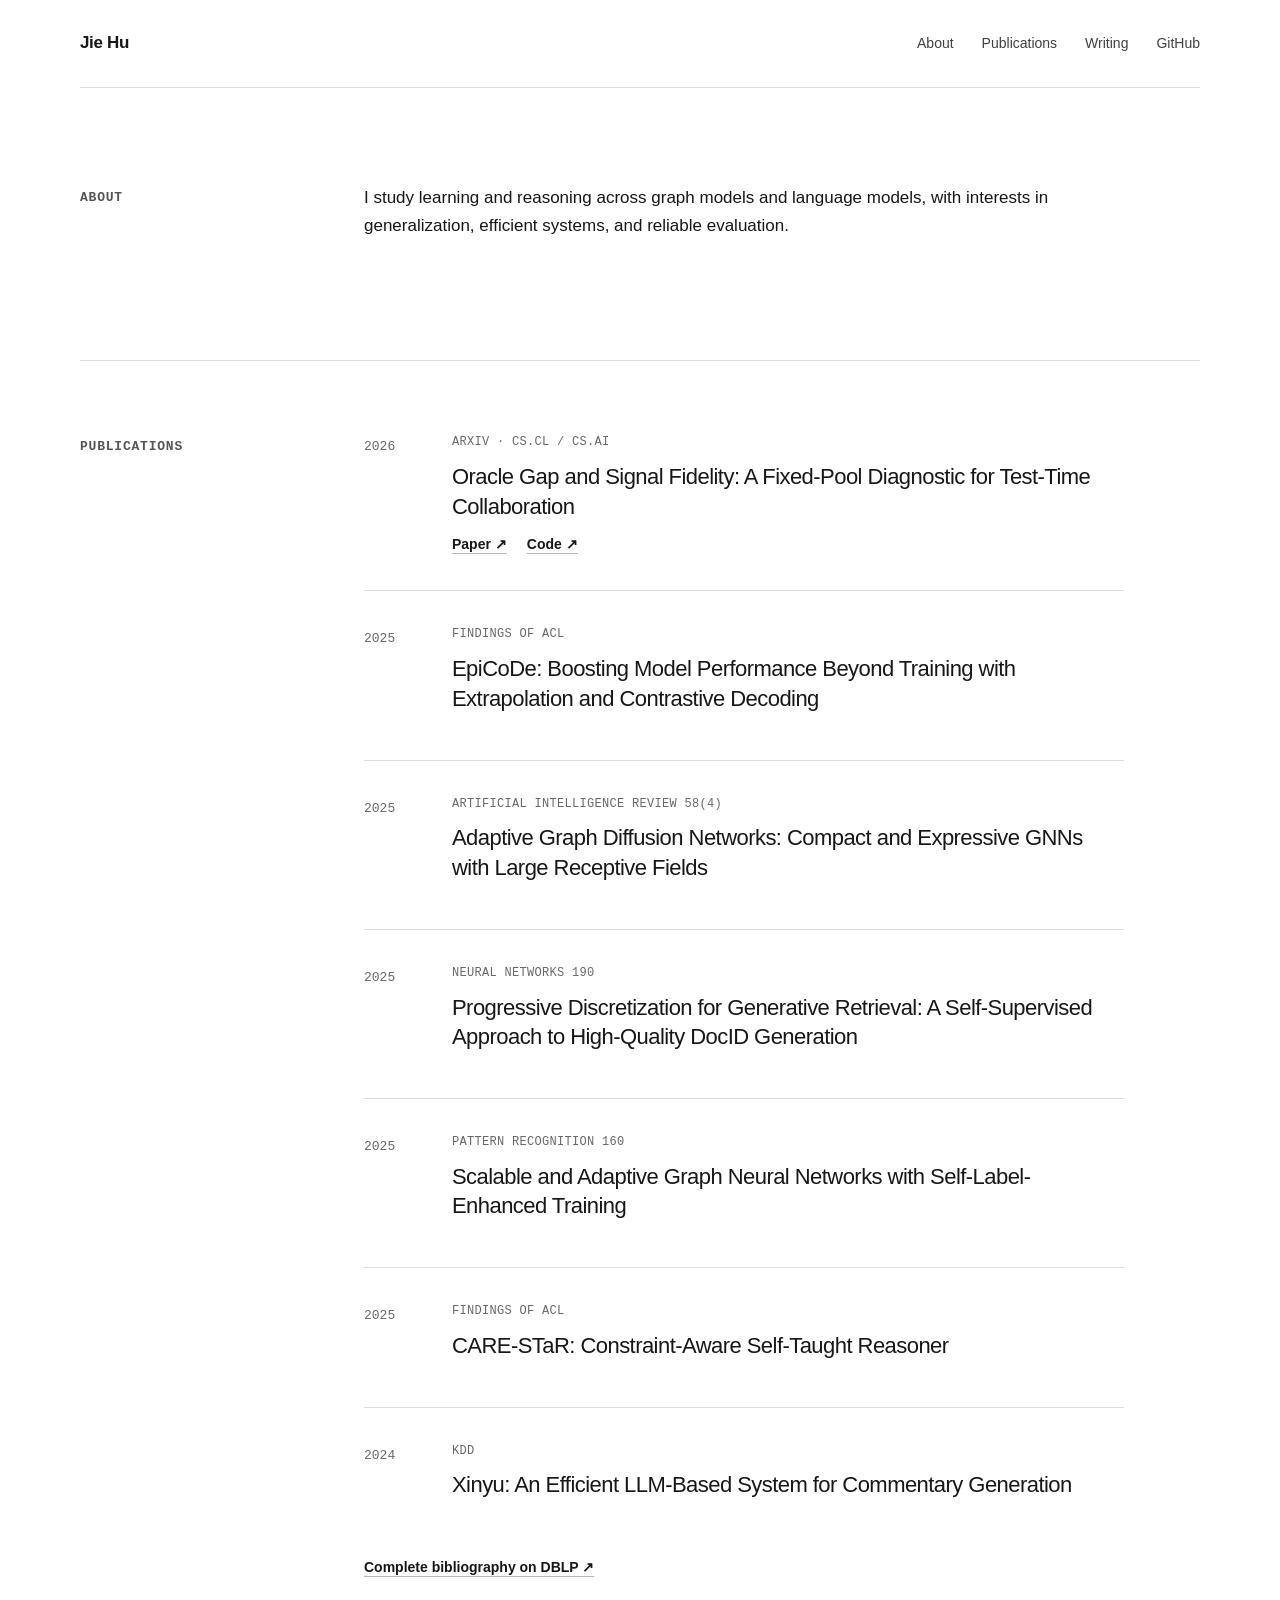
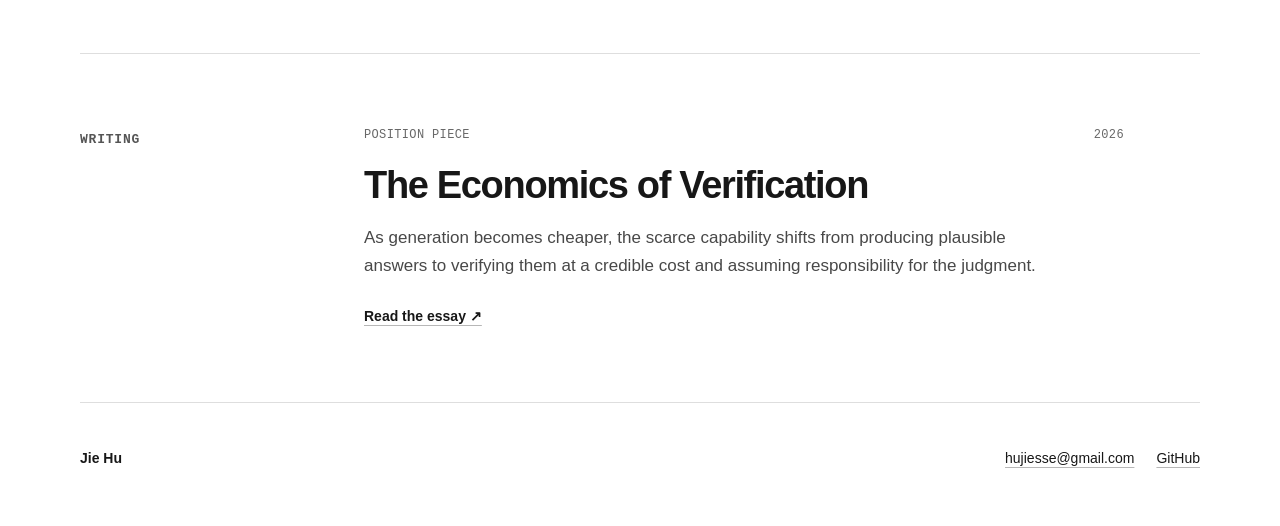
<file: index.html>
<!doctype html>
<html lang="en">
  <head>
    <meta charset="utf-8" />
    <meta name="viewport" content="width=device-width, initial-scale=1" />
    <meta
      name="description"
      content="Research on learning and reasoning across graph models and language models."
    />
    <title>Jie Hu — Research</title>
    <link rel="stylesheet" href="styles.css" />
  </head>
  <body>
    <main id="top">
      <header class="site-header">
        <a class="site-name" href="#top" aria-label="Jie Hu, home">Jie Hu</a>
        <nav aria-label="Primary navigation">
          <a href="#about">About</a>
          <a href="#publications">Publications</a>
          <a href="#writing">Writing</a>
          <a href="https://github.com/AmGarfield">GitHub</a>
        </nav>
      </header>

      <section class="section about" id="about">
        <h2>About</h2>
        <div class="section-content">
          <p>
            I study learning and reasoning across graph models and language
            models, with interests in generalization, efficient systems, and
            reliable evaluation.
          </p>
        </div>
      </section>

      <section class="section" id="publications">
        <h2>Publications</h2>
        <div class="publication-list">
          <article class="publication">
            <div class="publication-year">2026</div>
            <div>
              <p class="publication-venue">arXiv · cs.CL / cs.AI</p>
              <h3>
                <a href="https://arxiv.org/abs/2607.17531">
                  Oracle Gap and Signal Fidelity: A Fixed-Pool Diagnostic for
                  Test-Time Collaboration
                </a>
              </h3>
              <div class="inline-links">
                <a href="https://arxiv.org/abs/2607.17531">Paper ↗</a>
                <a href="https://github.com/AmGarfield/OracleGap">Code ↗</a>
              </div>
            </div>
          </article>

          <article class="publication">
            <div class="publication-year">2025</div>
            <div>
              <p class="publication-venue">Findings of ACL</p>
              <h3>
                <a href="https://arxiv.org/abs/2506.03489">
                  EpiCoDe: Boosting Model Performance Beyond Training with
                  Extrapolation and Contrastive Decoding
                </a>
              </h3>
            </div>
          </article>

          <article class="publication">
            <div class="publication-year">2025</div>
            <div>
              <p class="publication-venue">Artificial Intelligence Review 58(4)</p>
              <h3>
                <a href="https://dblp.org/rec/journals/air/SunZHGCY25">
                  Adaptive Graph Diffusion Networks: Compact and Expressive
                  GNNs with Large Receptive Fields
                </a>
              </h3>
            </div>
          </article>

          <article class="publication">
            <div class="publication-year">2025</div>
            <div>
              <p class="publication-venue">Neural Networks 190</p>
              <h3>
                <a href="https://dblp.org/rec/journals/nn/YaoHZL25">
                  Progressive Discretization for Generative Retrieval: A
                  Self-Supervised Approach to High-Quality DocID Generation
                </a>
              </h3>
            </div>
          </article>

          <article class="publication">
            <div class="publication-year">2025</div>
            <div>
              <p class="publication-venue">Pattern Recognition 160</p>
              <h3>
                <a href="https://dblp.org/rec/journals/pr/SunHGCLY25">
                  Scalable and Adaptive Graph Neural Networks with
                  Self-Label-Enhanced Training
                </a>
              </h3>
            </div>
          </article>

          <article class="publication">
            <div class="publication-year">2025</div>
            <div>
              <p class="publication-venue">Findings of ACL</p>
              <h3>
                <a href="https://dblp.org/rec/conf/acl/LiTNJSFLHYX25">
                  CARE-STaR: Constraint-Aware Self-Taught Reasoner
                </a>
              </h3>
            </div>
          </article>

          <article class="publication">
            <div class="publication-year">2024</div>
            <div>
              <p class="publication-venue">KDD</p>
              <h3>
                <a href="https://dblp.org/rec/conf/kdd/WuTXYWLKDLXHCWW24">
                  Xinyu: An Efficient LLM-Based System for Commentary
                  Generation
                </a>
              </h3>
            </div>
          </article>

          <a
            class="bibliography-link"
            href="https://dblp.org/pid/90/5064-25.html"
          >
            Complete bibliography on DBLP ↗
          </a>
        </div>
      </section>

      <section class="section" id="writing">
        <h2>Writing</h2>
        <div class="work-list">
          <article class="work-item">
            <div class="work-meta">
              <span>Position piece</span>
              <span>2026</span>
            </div>
            <h3>
              <a href="verification-economics.html">
                The Economics of Verification
              </a>
            </h3>
            <p>
              As generation becomes cheaper, the scarce capability shifts from
              producing plausible answers to verifying them at a credible cost
              and assuming responsibility for the judgment.
            </p>
            <a class="read-link" href="verification-economics.html">
              Read the essay ↗
            </a>
          </article>
        </div>
      </section>

      <footer>
        <p>Jie Hu</p>
        <div class="footer-links">
          <a href="mailto:hujiesse@gmail.com">hujiesse@gmail.com</a>
          <a href="https://github.com/AmGarfield">GitHub</a>
        </div>
      </footer>
    </main>
  </body>
</html>
</file>
<file: styles.css>
:root {
  --background: #ffffff;
  --foreground: #171717;
  --muted: #686868;
  --line: #dedede;
  --link: #1d4ed8;
}

* {
  box-sizing: border-box;
}

html {
  scroll-behavior: smooth;
}

body {
  margin: 0;
  background: var(--background);
  color: var(--foreground);
  font-family: Arial, Helvetica, sans-serif;
  font-size: 17px;
  line-height: 1.65;
  text-rendering: optimizeLegibility;
}

a {
  color: inherit;
  text-decoration-color: #b7b7b7;
  text-decoration-thickness: 1px;
  text-underline-offset: 4px;
}

a:hover {
  color: var(--link);
  text-decoration-color: var(--link);
}

a:focus-visible {
  border-radius: 2px;
  outline: 2px solid var(--link);
  outline-offset: 4px;
}

main {
  width: min(1120px, calc(100% - 64px));
  margin: 0 auto;
}

.site-header {
  display: flex;
  min-height: 88px;
  align-items: center;
  justify-content: space-between;
  border-bottom: 1px solid var(--line);
}

.site-name {
  font-weight: 650;
  letter-spacing: -0.02em;
  text-decoration: none;
}

nav {
  display: flex;
  gap: 28px;
  font-size: 14px;
}

nav a {
  color: #404040;
  text-decoration: none;
}

h2,
h3,
p {
  margin-top: 0;
}

.section {
  display: grid;
  grid-template-columns: 220px minmax(0, 1fr);
  gap: 64px;
  padding: 72px 0;
  border-top: 1px solid var(--line);
}

.about {
  padding-top: 96px;
  padding-bottom: 96px;
  border-top: 0;
}

.section h2 {
  margin: 3px 0 0;
  color: #555;
  font-family: ui-monospace, SFMono-Regular, Menlo, Consolas, monospace;
  font-size: 13px;
  letter-spacing: 0.06em;
  text-transform: uppercase;
}

.section-content,
.publication-list,
.work-list {
  max-width: 760px;
}

.section-content p {
  margin-bottom: 24px;
}

.publication {
  display: grid;
  grid-template-columns: 64px minmax(0, 1fr);
  gap: 24px;
  padding: 0 0 34px;
}

.publication + .publication {
  padding-top: 34px;
  border-top: 1px solid var(--line);
}

.publication-year {
  padding-top: 3px;
  color: var(--muted);
  font-family: ui-monospace, SFMono-Regular, Menlo, Consolas, monospace;
  font-size: 13px;
}

.publication-venue {
  margin-bottom: 9px;
  color: var(--muted);
  font-family: ui-monospace, SFMono-Regular, Menlo, Consolas, monospace;
  font-size: 12px;
  letter-spacing: 0.025em;
  text-transform: uppercase;
}

.publication h3 {
  margin-bottom: 12px;
  font-size: 22px;
  font-weight: 540;
  letter-spacing: -0.025em;
  line-height: 1.35;
}

.publication h3 a {
  text-decoration: none;
}

.inline-links,
.footer-links {
  display: flex;
  flex-wrap: wrap;
  gap: 22px;
}

.inline-links {
  gap: 20px;
  font-size: 14px;
  font-weight: 600;
}

.bibliography-link {
  display: inline-block;
  margin-top: 10px;
  font-size: 14px;
  font-weight: 600;
}

.work-meta {
  display: flex;
  justify-content: space-between;
  margin-bottom: 18px;
  color: var(--muted);
  font-family: ui-monospace, SFMono-Regular, Menlo, Consolas, monospace;
  font-size: 12px;
  letter-spacing: 0.03em;
  text-transform: uppercase;
}

.work-item h3 {
  margin-bottom: 16px;
  font-size: clamp(27px, 3vw, 38px);
  font-weight: 560;
  letter-spacing: -0.035em;
  line-height: 1.15;
}

.work-item h3 a {
  text-decoration: none;
}

.work-item p {
  max-width: 700px;
  margin-bottom: 22px;
  color: #484848;
}

.read-link {
  font-size: 14px;
  font-weight: 600;
}

.article-shell {
  width: min(920px, calc(100% - 64px));
}

.article-header {
  padding: 92px 0 68px;
  border-bottom: 1px solid var(--line);
}

.article-kicker {
  margin-bottom: 22px;
  color: var(--muted);
  font-family: ui-monospace, SFMono-Regular, Menlo, Consolas, monospace;
  font-size: 12px;
  letter-spacing: 0.06em;
  text-transform: uppercase;
}

.article-header h1 {
  max-width: 850px;
  margin: 0 0 22px;
  font-size: clamp(38px, 6vw, 62px);
  font-weight: 560;
  letter-spacing: -0.045em;
  line-height: 1.06;
}

.article-byline {
  margin: 0;
  color: var(--muted);
  font-size: 15px;
}

.essay {
  max-width: 760px;
  margin: 0 auto;
  padding: 72px 0 96px;
}

.essay h2 {
  margin: 72px 0 24px;
  font-size: 30px;
  font-weight: 590;
  letter-spacing: -0.03em;
  line-height: 1.2;
}

.essay p,
.essay li {
  color: #303030;
}

.essay p {
  margin-bottom: 24px;
}

.essay ul,
.essay ol {
  margin: 0 0 28px;
  padding-left: 25px;
}

.essay li + li {
  margin-top: 9px;
}

.essay blockquote {
  margin: 34px 0;
  padding: 4px 0 4px 24px;
  border-left: 3px solid var(--foreground);
  font-size: 20px;
  line-height: 1.55;
}

.essay blockquote p {
  margin: 0;
  color: var(--foreground);
}

.essay table {
  display: block;
  width: 100%;
  margin: 32px 0 38px;
  overflow-x: auto;
  border-collapse: collapse;
  font-size: 14px;
  line-height: 1.45;
}

.essay th,
.essay td {
  min-width: 110px;
  padding: 12px 14px;
  border-bottom: 1px solid var(--line);
  text-align: left;
  vertical-align: top;
}

.essay th {
  color: #444;
  font-weight: 650;
}

.essay strong {
  color: var(--foreground);
}

footer {
  display: flex;
  align-items: center;
  justify-content: space-between;
  gap: 24px;
  padding: 44px 0 56px;
  border-top: 1px solid var(--line);
  font-size: 14px;
}

footer p {
  margin: 0;
  font-weight: 600;
}

@media (max-width: 760px) {
  main {
    width: min(100% - 36px, 680px);
  }

  .site-header {
    min-height: 72px;
  }

  nav {
    gap: 15px;
    font-size: 13px;
  }

  nav a:nth-child(1),
  nav a:nth-child(3) {
    display: none;
  }

  .section {
    grid-template-columns: 1fr;
    gap: 30px;
    padding: 56px 0;
  }

  .about {
    padding-top: 64px;
    padding-bottom: 64px;
  }

  .article-shell {
    width: min(100% - 36px, 680px);
  }

  .article-header {
    padding: 64px 0 48px;
  }

  .article-header h1 {
    font-size: clamp(34px, 10vw, 48px);
  }

  .essay {
    padding: 48px 0 72px;
  }

  .essay h2 {
    margin-top: 56px;
    font-size: 26px;
  }

  .publication {
    grid-template-columns: 50px minmax(0, 1fr);
    gap: 14px;
  }

  .publication h3 {
    font-size: 19px;
  }

  footer {
    align-items: flex-start;
    flex-direction: column;
  }
}

@media (prefers-reduced-motion: reduce) {
  html {
    scroll-behavior: auto;
  }
}
</file>
